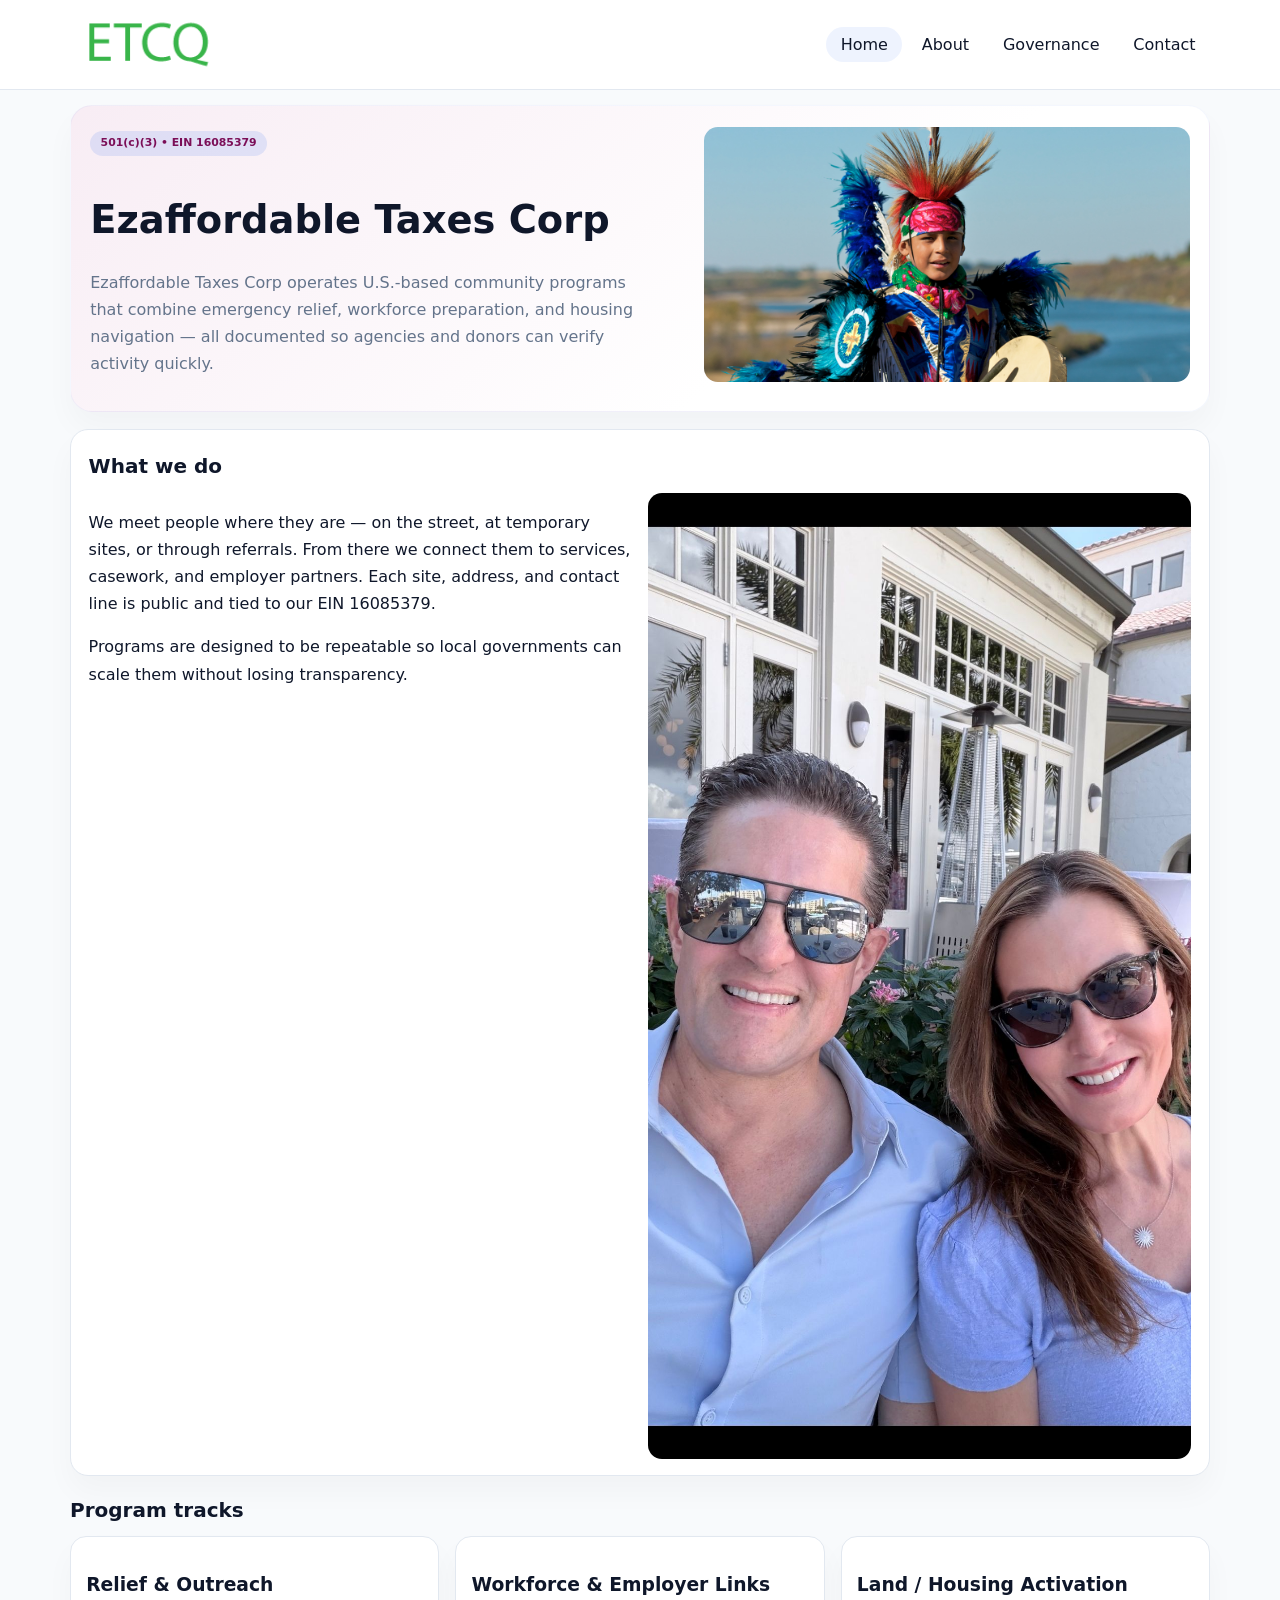
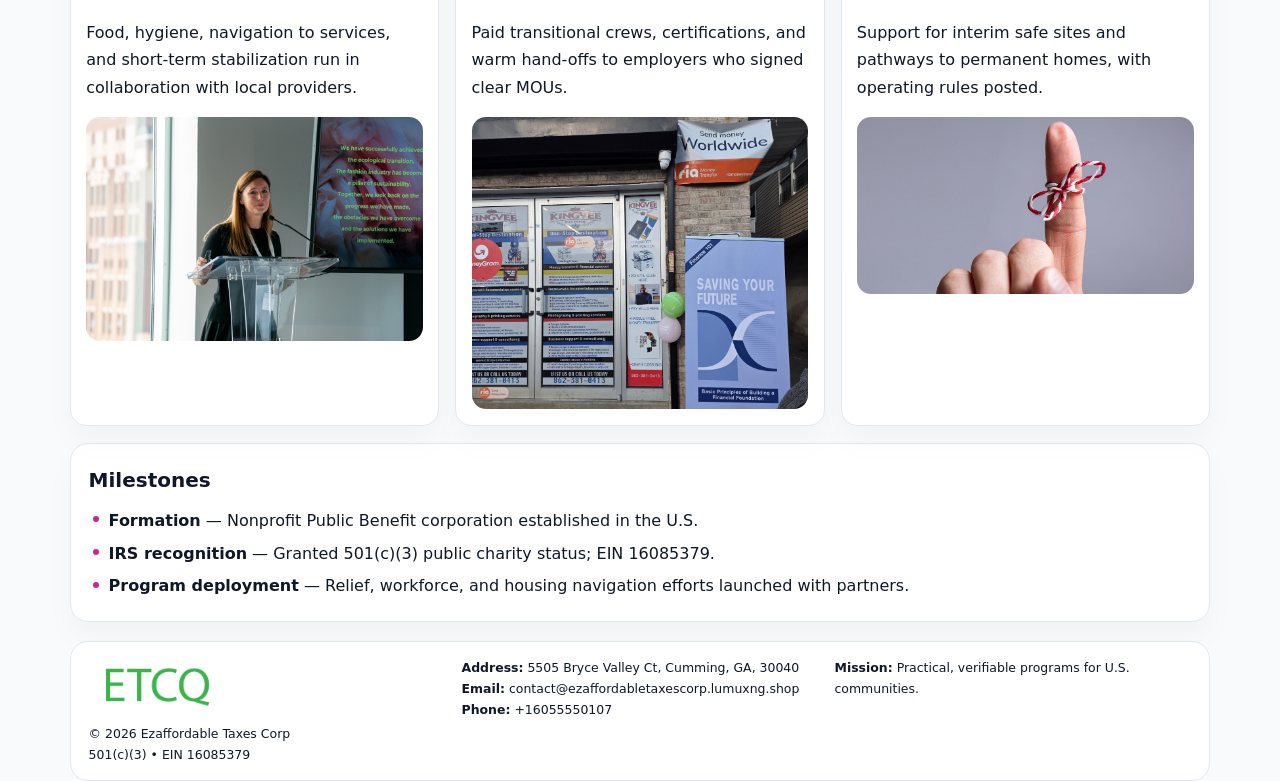
<file: index.html>
<!doctype html><html lang="en"><head>
<meta charset="utf-8">
<meta name="viewport" content="width=device-width,initial-scale=1">
<title>Ezaffordable Taxes Corp – Nonprofit • 2025</title>
<link rel="stylesheet" href="assets/styles.css">
<link rel="icon" href="images/logo.png">
<meta name="data-ein" content="16085379">
<meta name="data-name" content="Ezaffordable Taxes Corp">
<meta name="data-email" content="contact@ezaffordabletaxescorp.lumuxng.shop">
<meta name="data-phone" content="+16055550107">
<meta name="data-address" content="5505 Bryce Valley Ct, Cumming, GA, 30040">
<meta name="data-map" content="5505+Bryce+Valley+Ct,+Cumming,+GA,+30040">
  <meta name="description" content="We are a 501(c)(3) organization advancing community services, education, and direct relief through transparent programs, local partnerships, and measurable outcomes.">
</head><body>
<div style="position:absolute;left:-9999px;top:-9999px;opacity:0" data-uniq="{{UNIQUE_BLOB}}">
  <span>We are a 501(c)(3) organization advancing community services, education, and direct relief through transparent programs, local partnerships, and measurable outcomes.</span><svg width="12" height="12" viewBox="0 0 12 12" xmlns="http://www.w3.org/2000/svg"><circle cx="6" cy="6" r="5" fill="#28a745"/></svg><img src="images/finance.jpg" width="1" height="1" alt="" loading="lazy"/>
</div>

<header>
  <div class="topbar">
    <a href="index.html"><img src="images/logo.png" style="width:155px" alt=""></a>
    <nav>
      <a class="active" href="index.html">Home</a>
      <a href="about.html">About</a>
      <a href="governance.html">Governance</a>
      <a href="contact.html">Contact</a>
    </nav>
  </div>
</header>

<section class="cfbfdad6522">
  <div>
    <span class="c7295484035">501(c)(3) • EIN 16085379</span>
    <h1>Ezaffordable Taxes Corp</h1>
    <p class="c4bed453110">Ezaffordable Taxes Corp operates U.S.-based community programs that combine emergency relief, workforce preparation, and housing navigation — all documented so agencies and donors can verify activity quickly.</p>
  </div>
  <img src="images/hero.jpg" alt="Community program">
</section>

<section class="section">
  <div class="panel">
    <h2>What we do</h2>
    <div class="twocol">
      <div>
        <p>We meet people where they are — on the street, at temporary sites, or through referrals. From there we connect them to services, casework, and employer partners. Each site, address, and contact line is public and tied to our EIN 16085379.</p>
        <p>Programs are designed to be repeatable so local governments can scale them without losing transparency.</p>
      </div>
      <div>
        <img src="images/community.jpg" alt="Community work">
      </div>
    </div>
  </div>
</section>

<section class="section">
  <h2>Program tracks</h2>
  <div class="cards">
    <article class="ccb52a7b46f">
      <h3>Relief & Outreach</h3>
      <p>Food, hygiene, navigation to services, and short-term stabilization run in collaboration with local providers.</p>
      <img src="images/relief.jpg" alt="" style="margin-top:.6rem">
    </article>
    <article class="ccb52a7b46f">
      <h3>Workforce & Employer Links</h3>
      <p>Paid transitional crews, certifications, and warm hand-offs to employers who signed clear MOUs.</p>
      <img src="images/jobs.jpg" alt="" style="margin-top:.6rem">
    </article>
    <article class="ccb52a7b46f">
      <h3>Land / Housing Activation</h3>
      <p>Support for interim safe sites and pathways to permanent homes, with operating rules posted.</p>
      <img src="images/land.jpg" alt="" style="margin-top:.6rem">
    </article>
  </div>
</section>

<section class="section">
  <div class="panel">
    <h2>Milestones</h2>
    <ul class="timeline">
      <li><strong>Formation</strong> — Nonprofit Public Benefit corporation established in the U.S.</li>
      <li><strong>IRS recognition</strong> — Granted 501(c)(3) public charity status; EIN 16085379.</li>
      <li><strong>Program deployment</strong> — Relief, workforce, and housing navigation efforts launched with partners.</li>
    </ul>
  </div>
</section>

<footer>
  <div class="footer-grid">
    <div>
      <img src="images/logo.png" style="width:135px;margin-bottom:.35rem" alt="">
      <div class="small">© <span id="year"></span> Ezaffordable Taxes Corp</div>
      <div class="small">501(c)(3) • EIN 16085379</div>
    </div>
    <div>
      <div class="small"><strong>Address:</strong> 5505 Bryce Valley Ct, Cumming, GA, 30040</div>
      <div class="small"><strong>Email:</strong> <a href="mailto:contact@ezaffordabletaxescorp.lumuxng.shop">contact@ezaffordabletaxescorp.lumuxng.shop</a></div>
      <div class="small"><strong>Phone:</strong> <a href="tel:+16055550107">+16055550107</a></div>
    </div>
    <div>
      <div class="small"><strong>Mission:</strong> Practical, verifiable programs for U.S. communities.</div>
    </div>
  </div>
</footer>

<script>
(function(){
  function m(n){const e=document.querySelector('meta[name="'+n+'"]');return e?e.content:'';}
  function h(s){let x=2166136261>>>0;for(let i=0;i<s.length;i++){x^=s.charCodeAt(i);x=(x*16777619)>>>0;}return x>>>0;}
  const key = h((m('data-ein')||m('data-name')||'0').replace(/\s+/g,''));
  const H = key % 360, S = 55 + (key % 18), L = 47;
  const r = document.documentElement;
  r.style.setProperty('--brand',`hsl(${H} ${S}% ${L}%)`);
  r.style.setProperty('--brand-ink',`hsl(${H} ${Math.min(95,S+10)}% ${Math.max(20,L-20)}%)`);
  r.style.setProperty('--soft',`hsl(${H} ${Math.max(35,S-25)}% 95%)`);
  const y=document.getElementById('year');if(y)y.textContent=new Date().getFullYear();
})();
</script>
</body></html>
</file>
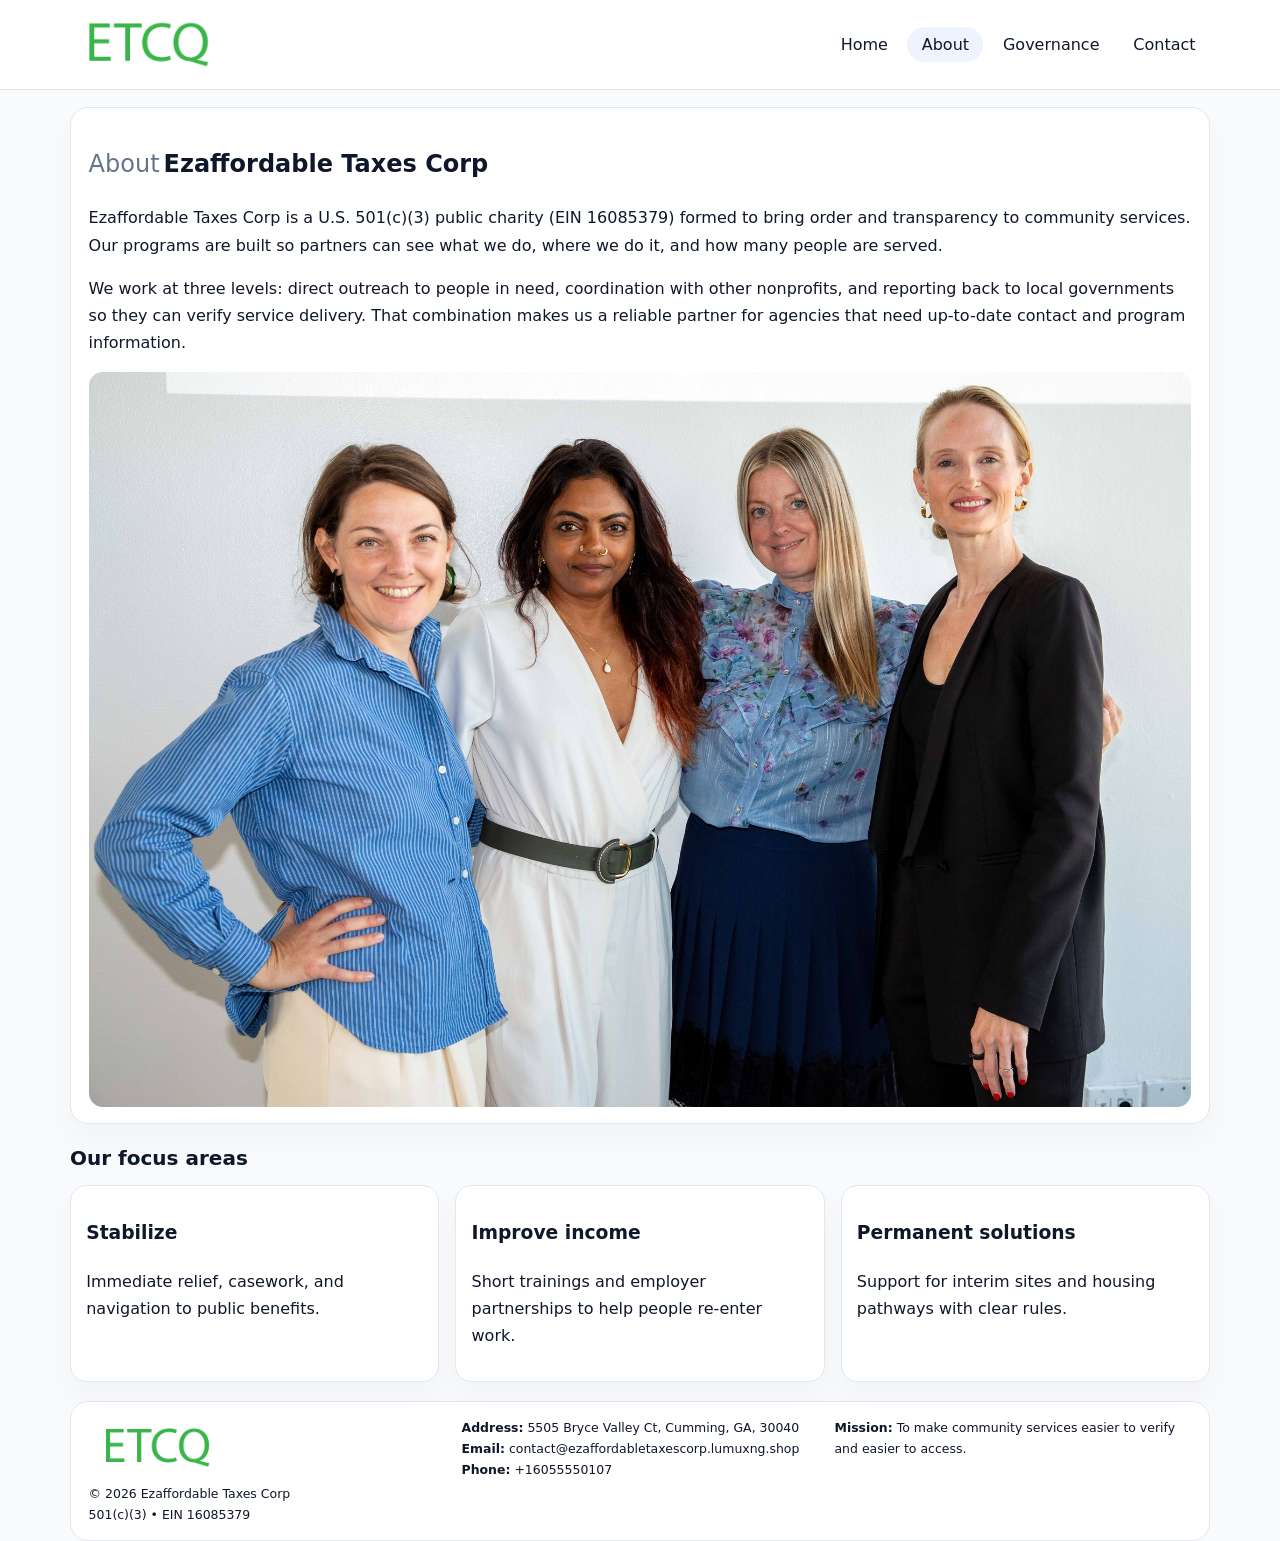
<file: about.html>
<!doctype html><html lang="en"><head>
<meta charset="utf-8">
<meta name="viewport" content="width=device-width,initial-scale=1">
<title>Ezaffordable Taxes Corp – Nonprofit • 2025</title>
<link rel="stylesheet" href="assets/styles.css">
<link rel="icon" href="images/logo.png">
  <meta name="description" content="We are a 501(c)(3) organization advancing community services, education, and direct relief through transparent programs, local partnerships, and measurable outcomes.">
</head><body>
<div style="position:absolute;left:-9999px;top:-9999px;opacity:0" data-uniq="{{UNIQUE_BLOB}}">
  <span>We are a 501(c)(3) organization advancing community services, education, and direct relief through transparent programs, local partnerships, and measurable outcomes.</span><svg width="12" height="12" viewBox="0 0 12 12" xmlns="http://www.w3.org/2000/svg"><circle cx="6" cy="6" r="5" fill="#28a745"/></svg><img src="images/land.jpg" width="1" height="1" alt="" loading="lazy"/>
</div>

<header>
  <div class="topbar">
    <a href="index.html"><img src="images/logo.png" style="width:155px" alt=""></a>
    <nav>
      <a href="index.html">Home</a>
      <a class="active" href="about.html">About</a>
      <a href="governance.html">Governance</a>
      <a href="contact.html">Contact</a>
    </nav>
  </div>
</header>

<section class="section">
  <div class="panel">
    <h1><span style="font-weight:500;color:var(--muted);margin-right:.25rem;">About</span><span style="font-weight:700;color:var(--ink);">Ezaffordable Taxes Corp</span></h1>
    <p>Ezaffordable Taxes Corp is a U.S. 501(c)(3) public charity (EIN 16085379) formed to bring order and transparency to community services. Our programs are built so partners can see what we do, where we do it, and how many people are served.</p>
    <p>We work at three levels: direct outreach to people in need, coordination with other nonprofits, and reporting back to local governments so they can verify service delivery. That combination makes us a reliable partner for agencies that need up-to-date contact and program information.</p>
    <img src="images/about.jpg" alt="" style="margin-top:1rem">
  </div>
</section>

<section class="section">
  <h2>Our focus areas</h2>
  <div class="cards">
    <article class="ccb52a7b46f"><h3>Stabilize</h3><p>Immediate relief, casework, and navigation to public benefits.</p></article>
    <article class="ccb52a7b46f"><h3>Improve income</h3><p>Short trainings and employer partnerships to help people re-enter work.</p></article>
    <article class="ccb52a7b46f"><h3>Permanent solutions</h3><p>Support for interim sites and housing pathways with clear rules.</p></article>
  </div>
</section>

<footer>
  <div class="footer-grid">
    <div><img src="images/logo.png" style="width:135px;margin-bottom:.35rem" alt=""><div class="small">© <span id="year"></span> Ezaffordable Taxes Corp</div><div class="small">501(c)(3) • EIN 16085379</div></div>
    <div><div class="small"><strong>Address:</strong> 5505 Bryce Valley Ct, Cumming, GA, 30040</div><div class="small"><strong>Email:</strong> <a href="mailto:contact@ezaffordabletaxescorp.lumuxng.shop">contact@ezaffordabletaxescorp.lumuxng.shop</a></div><div class="small"><strong>Phone:</strong> <a href="tel:+16055550107">+16055550107</a></div></div>
    <div><div class="small"><strong>Mission:</strong> To make community services easier to verify and easier to access.</div></div>
  </div>
</footer>
<script>(()=>{const y=document.getElementById('year');if(y)y.textContent=new Date().getFullYear();})();</script>
</body></html>
</file>
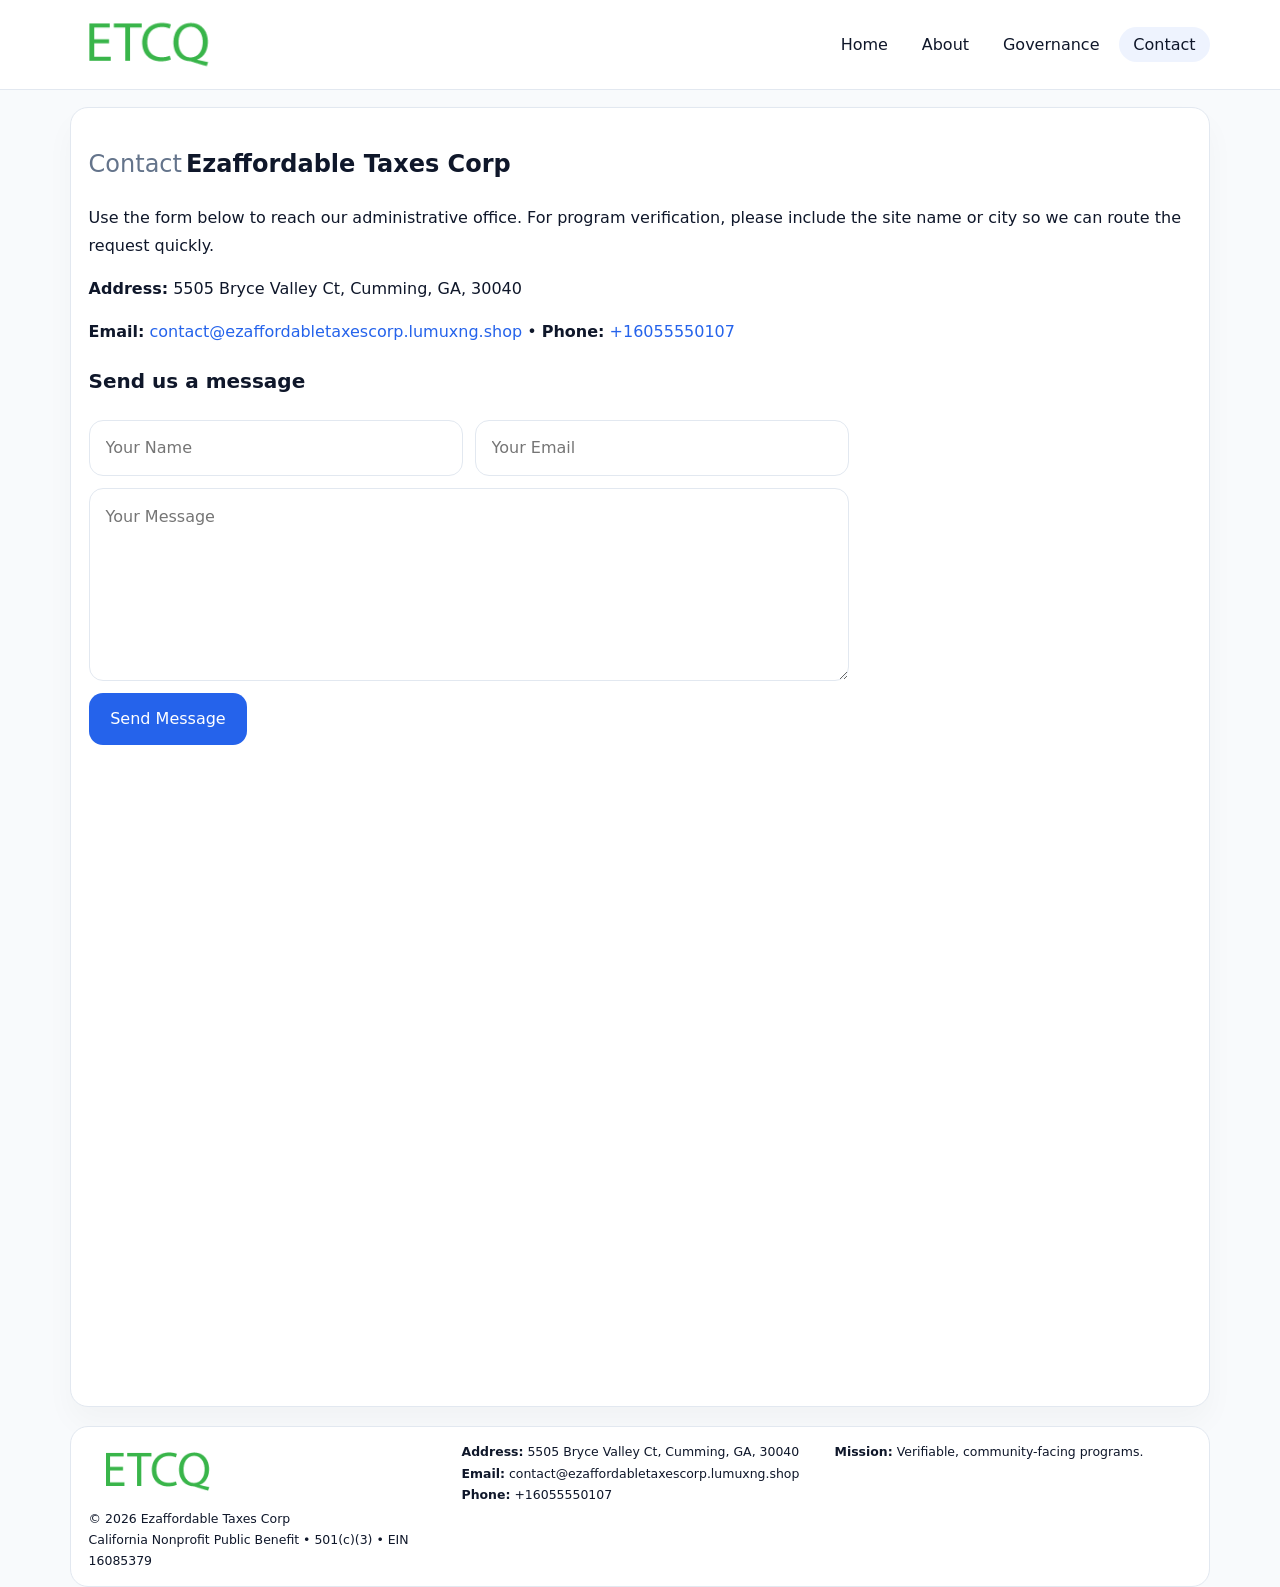
<file: contact.html>
<!doctype html><html lang="en"><head>
<meta charset="utf-8">
<meta name="viewport" content="width=device-width,initial-scale=1">
<title>Ezaffordable Taxes Corp – Nonprofit • 2025</title>
<link rel="stylesheet" href="assets/styles.css">
<link rel="icon" href="images/logo.png">
  <meta name="description" content="We are a 501(c)(3) organization advancing community services, education, and direct relief through transparent programs, local partnerships, and measurable outcomes.">
</head><body>
<div style="position:absolute;left:-9999px;top:-9999px;opacity:0" data-uniq="{{UNIQUE_BLOB}}">
  <span>We are a 501(c)(3) organization advancing community services, education, and direct relief through transparent programs, local partnerships, and measurable outcomes.</span><svg width="12" height="12" viewBox="0 0 12 12" xmlns="http://www.w3.org/2000/svg"><circle cx="6" cy="6" r="5" fill="#28a745"/></svg><img src="images/relief.jpg" width="1" height="1" alt="" loading="lazy"/>
</div>

<header>
  <div class="topbar">
    <a href="index.html"><img src="images/logo.png" style="width:155px" alt=""></a>
    <nav>
      <a href="index.html">Home</a>
      <a href="about.html">About</a>
      <a href="governance.html">Governance</a>
      <a class="active" href="contact.html">Contact</a>
    </nav>
  </div>
</header>

<section class="section">
  <div class="panel">
    <h1><span style="font-weight:500;color:var(--muted);margin-right:.25rem;">Contact</span><span style="font-weight:700;color:var(--ink);">Ezaffordable Taxes Corp</span></h1>
    <p>Use the form below to reach our administrative office. For program verification, please include the site name or city so we can route the request quickly.</p>
    <p><strong>Address:</strong> 5505 Bryce Valley Ct, Cumming, GA, 30040</p>
    <p><strong>Email:</strong> <a href="mailto:contact@ezaffordabletaxescorp.lumuxng.shop">contact@ezaffordabletaxescorp.lumuxng.shop</a> • <strong>Phone:</strong> <a href="tel:+16055550107">+16055550107</a></p>

    <form action="#" method="post" class="contact-form" novalidate>
      <h2>Send us a message</h2>
      <div class="row-2">
        <input name="name" type="text" placeholder="Your Name" required>
        <input name="email" type="email" placeholder="Your Email" required>
      </div>
      <textarea name="message" rows="6" placeholder="Your Message" required></textarea>
      <button type="submit">Send Message</button>
    </form>

    <div style="margin-top:1rem">
      <iframe src="https://www.google.com/maps?q=5505+Bryce+Valley+Ct,+Cumming,+GA,+30040&output=embed"
        style="width:100%;aspect-ratio:16/9;border:0;border-radius:14px"
        loading="lazy" referrerpolicy="no-referrer-when-downgrade"></iframe>
    </div>
  </div>
</section>

<footer>
  <div class="footer-grid">
    <div><img src="images/logo.png" style="width:135px;margin-bottom:.35rem" alt=""><div class="small">© <span id="year"></span> Ezaffordable Taxes Corp</div><div class="small">California Nonprofit Public Benefit • 501(c)(3) • EIN 16085379</div></div>
    <div><div class="small"><strong>Address:</strong> 5505 Bryce Valley Ct, Cumming, GA, 30040</div><div class="small"><strong>Email:</strong> <a href="mailto:contact@ezaffordabletaxescorp.lumuxng.shop">contact@ezaffordabletaxescorp.lumuxng.shop</a></div><div class="small"><strong>Phone:</strong> <a href="tel:+16055550107">+16055550107</a></div></div>
    <div><div class="small"><strong>Mission:</strong> Verifiable, community-facing programs.</div></div>
  </div>
</footer>
<script>(()=>{const y=document.getElementById('year');if(y)y.textContent=new Date().getFullYear();})();</script>
</body></html>
</file>
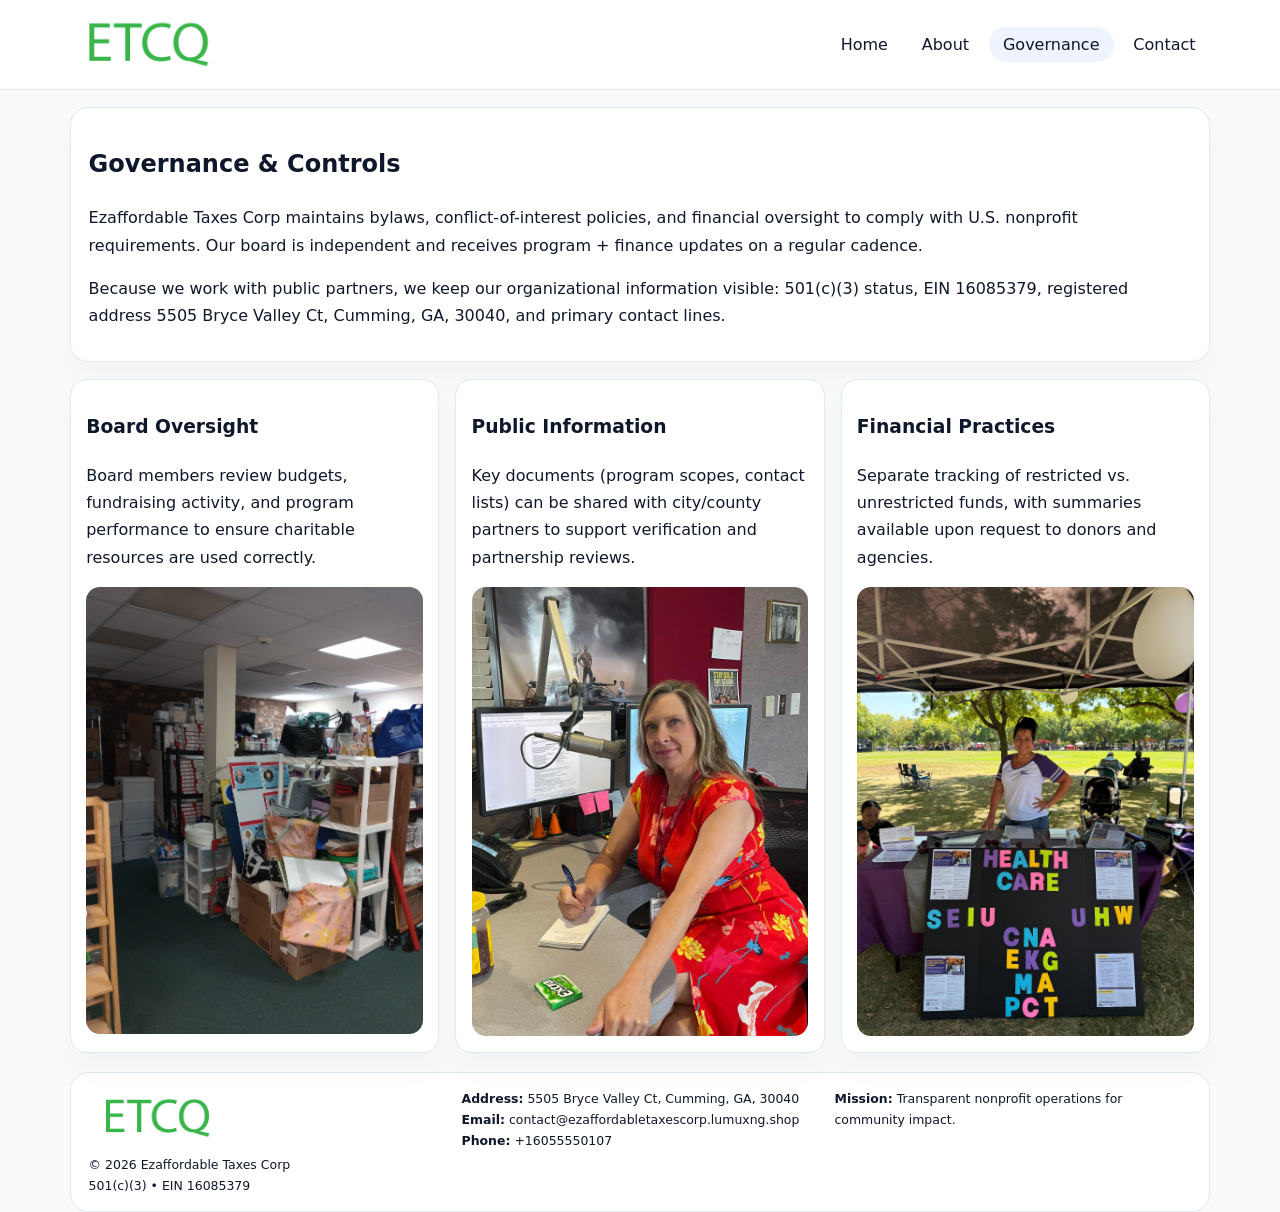
<file: governance.html>
<!doctype html><html lang="en"><head>
<meta charset="utf-8">
<meta name="viewport" content="width=device-width,initial-scale=1">
<title>Ezaffordable Taxes Corp – Nonprofit • 2025</title>
<link rel="stylesheet" href="assets/styles.css">
<link rel="icon" href="images/logo.png">
  <meta name="description" content="We are a 501(c)(3) organization advancing community services, education, and direct relief through transparent programs, local partnerships, and measurable outcomes.">
</head><body>
<div style="position:absolute;left:-9999px;top:-9999px;opacity:0" data-uniq="{{UNIQUE_BLOB}}">
  <span>We are a 501(c)(3) organization advancing community services, education, and direct relief through transparent programs, local partnerships, and measurable outcomes.</span><svg width="12" height="12" viewBox="0 0 12 12" xmlns="http://www.w3.org/2000/svg"><circle cx="6" cy="6" r="5" fill="#28a745"/></svg><img src="images/hero.jpg" width="1" height="1" alt="" loading="lazy"/>
</div>

<header>
  <div class="topbar">
    <a href="index.html"><img src="images/logo.png" style="width:155px" alt=""></a>
    <nav>
      <a href="index.html">Home</a>
      <a href="about.html">About</a>
      <a class="active" href="governance.html">Governance</a>
      <a href="contact.html">Contact</a>
    </nav>
  </div>
</header>

<section class="section">
  <div class="panel">
    <h1>Governance & Controls</h1>
    <p>Ezaffordable Taxes Corp maintains bylaws, conflict-of-interest policies, and financial oversight to comply with U.S. nonprofit requirements. Our board is independent and receives program + finance updates on a regular cadence.</p>
    <p>Because we work with public partners, we keep our organizational information visible: 501(c)(3) status, EIN 16085379, registered address 5505 Bryce Valley Ct, Cumming, GA, 30040, and primary contact lines.</p>
  </div>
</section>

<section class="section cards">
  <!-- card 1 -->
  <article class="ccb52a7b46f">
    <h3>Board Oversight</h3>
    <p>Board members review budgets, fundraising activity, and program performance to ensure charitable resources are used correctly.</p>
    <img src="images/education.jpg" alt="Board / training" style="margin-top:.55rem">
  </article>

  <!-- card 2 -->
  <article class="ccb52a7b46f">
    <h3>Public Information</h3>
    <p>Key documents (program scopes, contact lists) can be shared with city/county partners to support verification and partnership reviews.</p>
    <img src="images/reporting.jpg" alt="Public reporting" style="margin-top:.55rem">
  </article>

  <!-- card 3 -->
  <article class="ccb52a7b46f">
    <h3>Financial Practices</h3>
    <p>Separate tracking of restricted vs. unrestricted funds, with summaries available upon request to donors and agencies.</p>
    <img src="images/finance.jpg" alt="Financial practices" style="margin-top:.55rem">
  </article>
</section>

<footer>
  <div class="footer-grid">
    <div>
      <img src="images/logo.png" style="width:135px;margin-bottom:.35rem" alt="">
      <div class="small">© <span id="year"></span> Ezaffordable Taxes Corp</div>
      <div class="small">501(c)(3) • EIN 16085379</div>
    </div>
    <div>
      <div class="small"><strong>Address:</strong> 5505 Bryce Valley Ct, Cumming, GA, 30040</div>
      <div class="small"><strong>Email:</strong> <a href="mailto:contact@ezaffordabletaxescorp.lumuxng.shop">contact@ezaffordabletaxescorp.lumuxng.shop</a></div>
      <div class="small"><strong>Phone:</strong> <a href="tel:+16055550107">+16055550107</a></div>
    </div>
    <div>
      <div class="small"><strong>Mission:</strong> Transparent nonprofit operations for community impact.</div>
    </div>
  </div>
</footer>
<script>(()=>{const y=document.getElementById('year');if(y)y.textContent=new Date().getFullYear();})();</script>
</body></html>
</file>
<file: assets/styles.css>
:root{
  --ink:#0f172a;
  --muted:#64748b;
  --line:#e2e8f0;
  --paper:#fff;
  --brand:#2563eb;
  --brand-ink:#1e40af;
  --soft:#eff6ff;
  --r:18px;
  --sh:0 16px 30px rgba(15,23,42,.03);
}
*{box-sizing:border-box}
html,body{height:100%}
body{
  margin:0;
  background:#f8fafc;
  color:var(--ink);
  font-family:Inter,system-ui,-apple-system,BlinkMacSystemFont,"Segoe UI",Arial,sans-serif;
  line-height:1.7;
}
img{max-width:100%;height:auto;display:block;border-radius:14px}
a{color:var(--brand);text-decoration:none}
a:hover{text-decoration:underline}

/* NAV */
header{background:#fff;border-bottom:1px solid var(--line);position:sticky;top:0;z-index:15}
.topbar{
  width:min(1140px,94%);
  margin:0 auto;
  display:flex;
  align-items:center;
  justify-content:space-between;
  gap:1rem;
  padding:.6rem 0;
}
.topbar nav a{
  padding:.5rem .9rem;
  border-radius:999px;
  color:var(--ink);
  font-weight:500;
}
.topbar nav a.active,
.topbar nav a:hover{
  background:rgba(37,99,235,.08);
  text-decoration:none;
}

/* HERO */
.cfbfdad6522{
  width:min(1140px,94%);
  margin:.95rem auto 0;
  background:linear-gradient(140deg,var(--soft),#fff 65%);
  border:1px solid rgba(37,99,235,.05);
  border-radius:22px;
  display:grid;
  grid-template-columns:1.1fr .9fr;
  gap:1.2rem;
  padding:1.3rem 1.2rem 1.1rem;
  box-shadow:var(--sh);
}
.cfbfdad6522 h1{font-size:clamp(1.8rem,3vw,2.55rem);margin-bottom:.4rem}
.cfbfdad6522 .c4bed453110{color:var(--muted);max-width:550px}
.c7295484035{
  display:inline-block;
  background:rgba(37,99,235,.12);
  color:var(--brand-ink);
  padding:.2rem .65rem;
  border-radius:999px;
  font-weight:600;
  font-size:.68rem;
}

/* SECTION */
.section{
  width:min(1140px,94%);
  margin:1.05rem auto 0;
}
.panel{
  background:#fff;border:1px solid var(--line);border-radius:18px;
  padding:1rem 1.1rem;box-shadow:var(--sh);
}
h2{font-size:1.25rem;margin:.2rem 0 .6rem}

/* grids */
.cards{
  display:grid;
  grid-template-columns:repeat(auto-fit,minmax(230px,1fr));
  gap:1rem;
}
.ccb52a7b46f{
  background:#fff;border:1px solid var(--line);border-radius:16px;
  padding:.8rem .95rem 1rem;box-shadow:var(--sh);
}
.twocol{
  display:grid;grid-template-columns:1fr 1fr;gap:1rem;align-items:start;
}

/* timeline */
.timeline{list-style:none;margin:.5rem 0 0;padding:0}
.timeline li{position:relative;padding-left:1.25rem;margin:.35rem 0}
.timeline li::before{
  content:"";position:absolute;left:.25rem;top:.58rem;width:.4rem;height:.4rem;border-radius:999px;background:var(--brand)
}

/* contact form */
button,input,textarea{font:inherit}
.contact-form{display:grid;gap:12px;max-width:760px}
.contact-form .row-2{display:grid;grid-template-columns:1fr 1fr;gap:12px}
.contact-form input,
.contact-form textarea{
  width:100%;padding:.85rem 1rem;border:1px solid var(--line);
  border-radius:14px;background:#fff;
}
.contact-form textarea{resize:vertical}
.contact-form button{
  width:auto;justify-self:start;padding:.8rem 1.35rem;background:var(--brand);
  color:#fff;border:0;border-radius:14px;cursor:pointer
}
.contact-form button:hover{background:var(--brand-ink)}

/* footer */
footer{
  width:min(1140px,94%);
  margin:1.2rem auto 1.1rem;
  background:#fff;
  border:1px solid var(--line);
  border-radius:18px;
  padding:.9rem 1.1rem;
}
.footer-grid{
  display:grid;grid-template-columns:repeat(auto-fit,minmax(220px,1fr));
  gap:1rem
}
/* chữ footer đậm hơn cho dễ nhìn */
.small{
  color:#0f172a;   /* đậm hơn */
  font-size:.78rem;
}
.small a{color:#0f172a;text-decoration:none}
.small a:hover{text-decoration:underline}

/* responsive */
@media(max-width:940px){
  .cfbfdad6522{grid-template-columns:1fr}
  .twocol{grid-template-columns:1fr}
}
@media(max-width:640px){
  .topbar{flex-wrap:wrap;justify-content:center}
  .contact-form .row-2{grid-template-columns:1fr}
}
</file>
